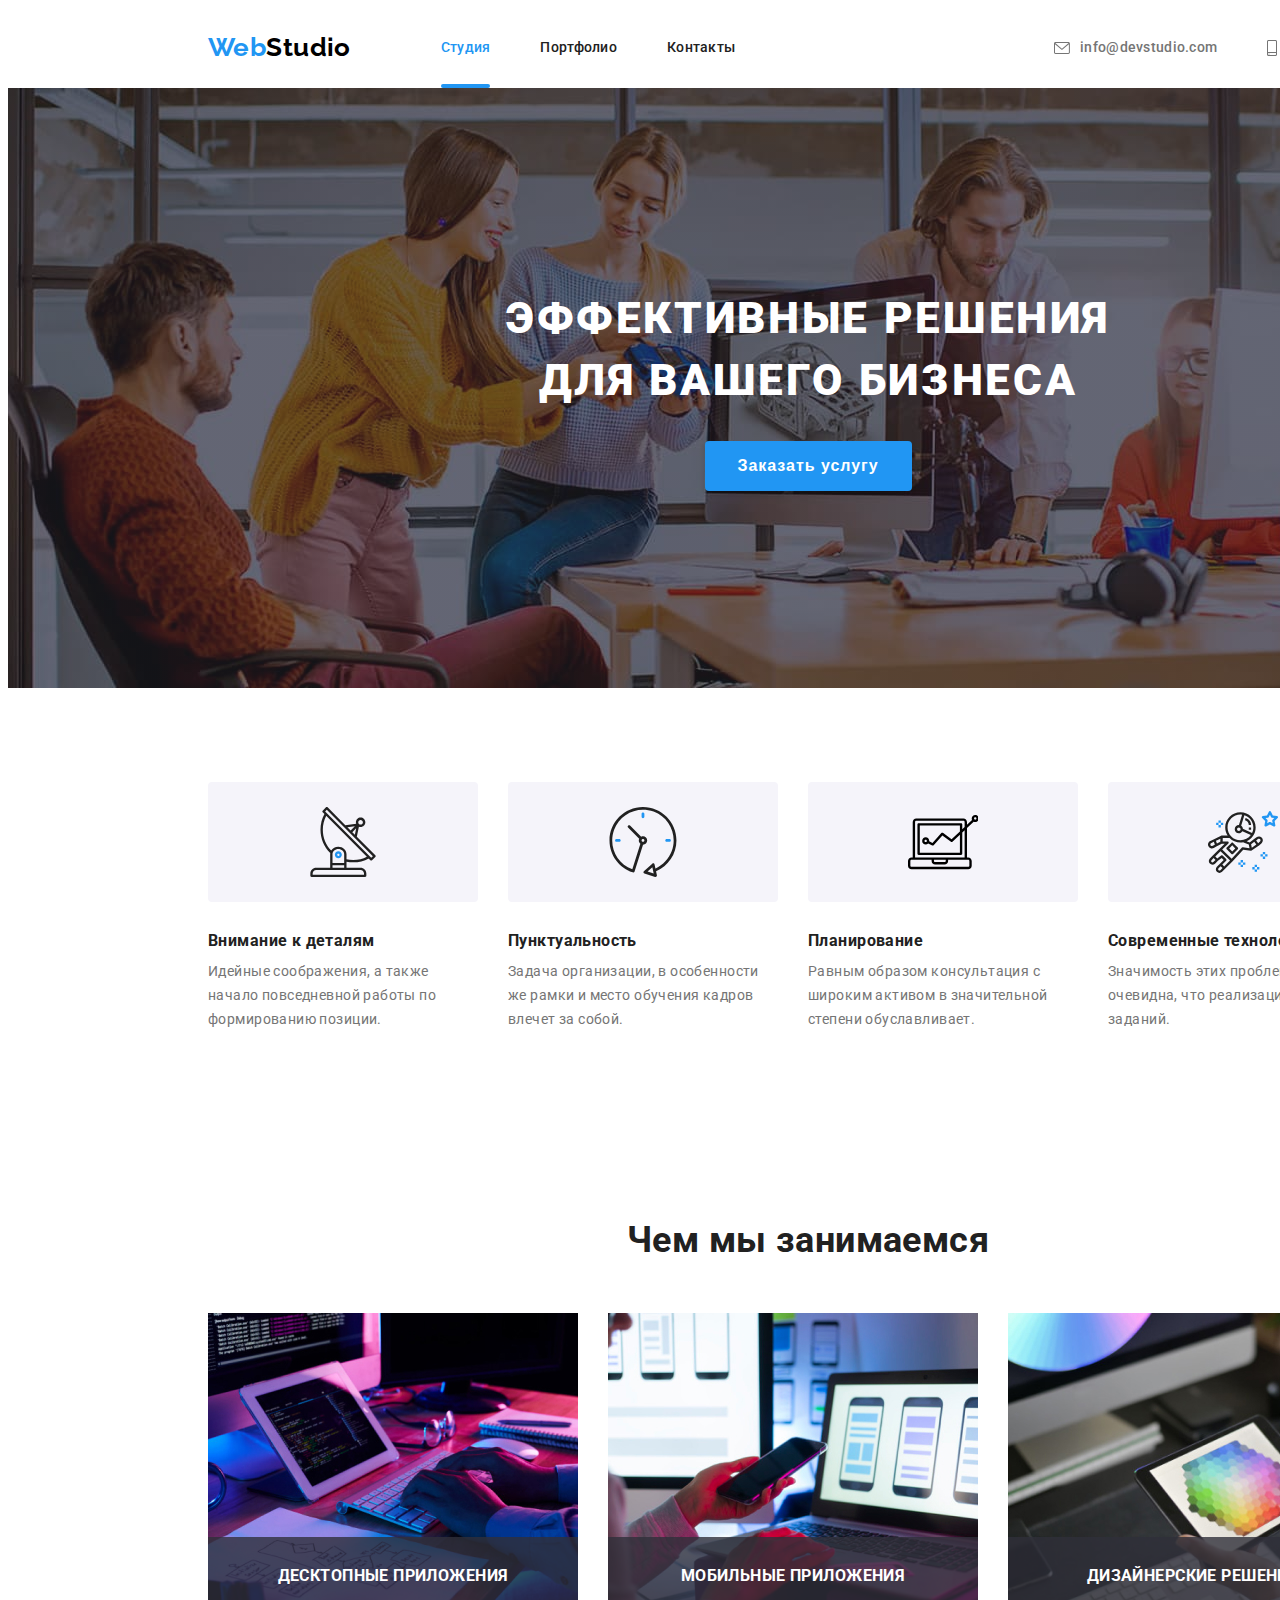
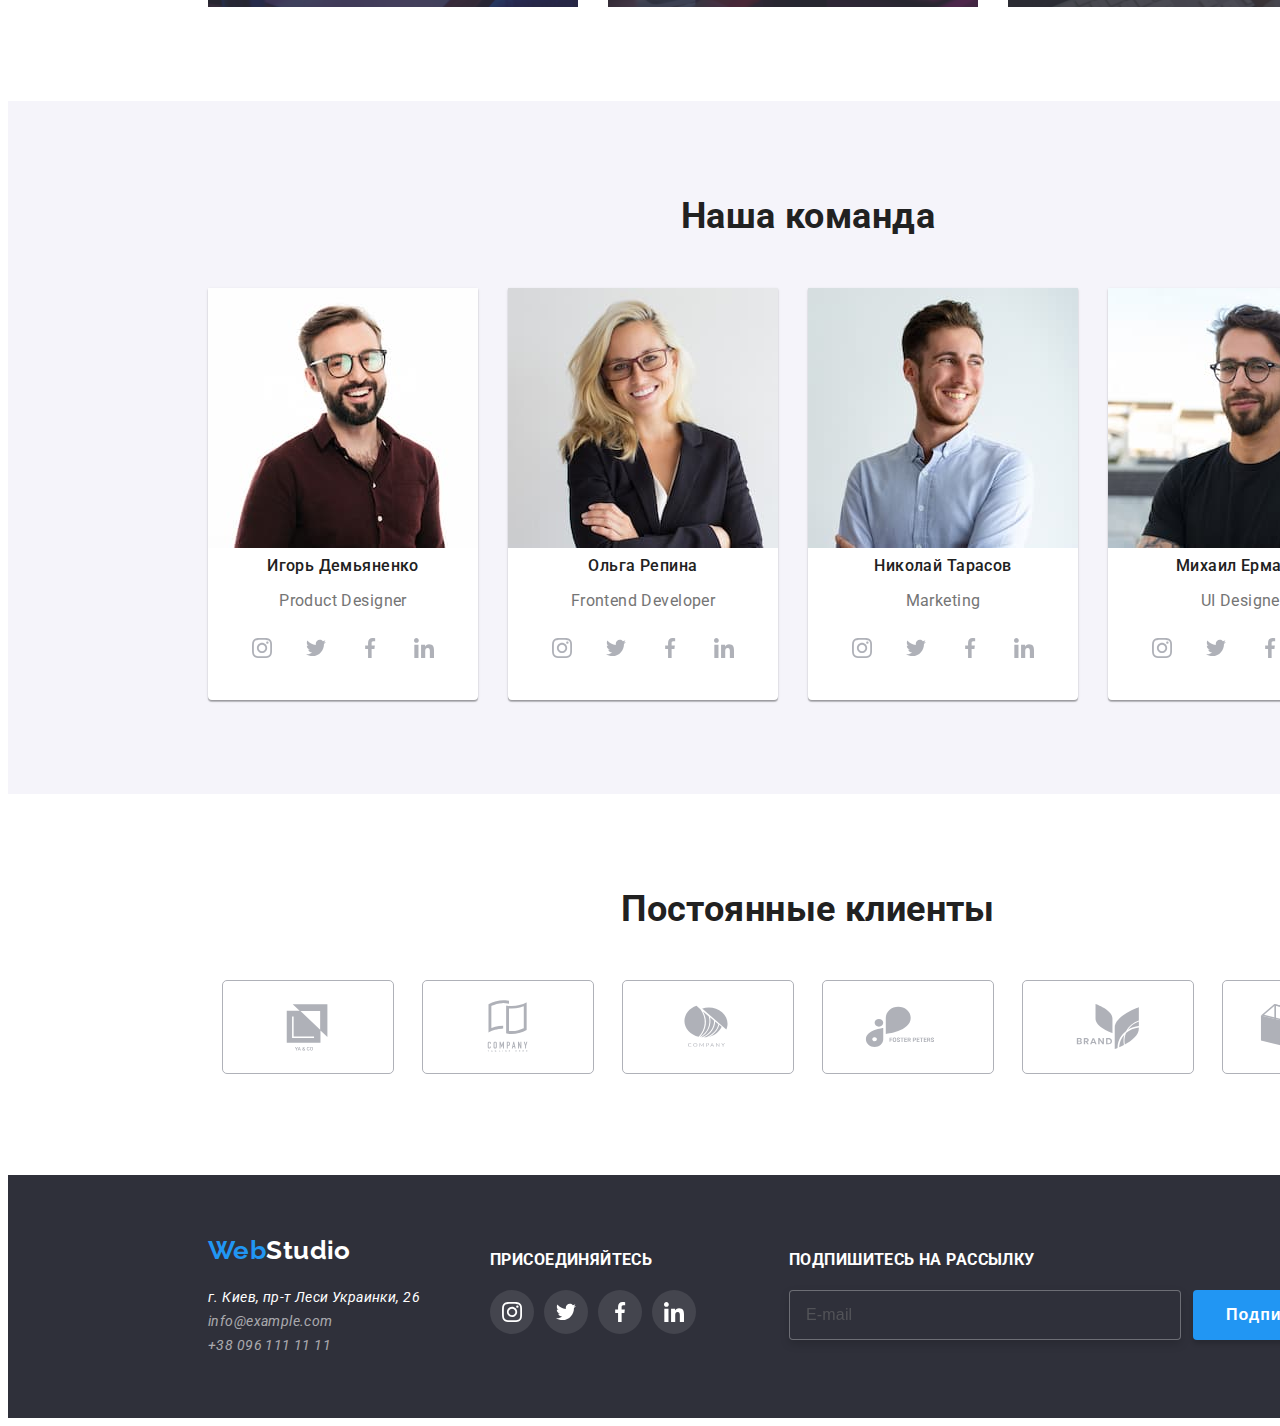
<file: index.html>
<!DOCTYPE html>
<html lang="ru">
<head>
    <meta charset="UTF-8">
    <meta http-equiv="X-UA-Compatible" content="IE=edge">
    <meta name="viewport" content="width=device-width, initial-scale=1.0">
    <title>Document</title>
<link rel="preconnect" href="https://fonts.googleapis.com">
<link rel="preconnect" href="https://fonts.gstatic.com" crossorigin>
<link href="https://fonts.googleapis.com/css2?family=Raleway:wght@700&family=Roboto:wght@400;500;700;900&display=swap"
    rel="stylesheet">
    <link rel="stylesheet" href="https://cdnjs.cloudflare.com/ajax/libs/modern-normalize/1.1.0/modern-normalize.min.css"
        integrity="sha512-wpPYUAdjBVSE4KJnH1VR1HeZfpl1ub8YT/NKx4PuQ5NmX2tKuGu6U/JRp5y+Y8XG2tV+wKQpNHVUX03MfMFn9Q=="
        crossorigin="anonymous" referrerpolicy="no-referrer" >
    <link rel="stylesheet" href="./css/styles.css">
</head>
<body >
    <!--Шапка сайта-->
  <header class="page-header">
    <!--Навигация-->
    <div class="container main-nav">
    <nav class="site-nav">
    
        <a href="./index.html" class="logo"><span class="accent">Web</span>Studio </a>
     <ul class="site-list list">
        <li class="item"><a href="./index.html" class="link current">Студия</a></li>
        <li class="item"><a href="./portfolio.html" class="link">Портфолио</a></li>
        <li class="item"><a href="" class="link">Контакты</a></li>
    </ul>
    </nav>
        
    <ul class="auth-nav list">
        <li class="item">
            <a href="mailto:info@devstudio.com" class="contacts" aria-label="envelope">
         <svg class="auth-nav-icon" width="16px" height="12px">
            <use href="./images1/icon.svg#envelope"></use>
         </svg>
          info@devstudio.com</a>
       </li>
        <li class="item">
            <a href="tel:+380961111111" class="contacts" aria-label="smartphone">
          <svg class="auth-nav-icon" width="10px" height="16px">
            <use href="./images1/icon.svg#smartphone"></use>
         </svg>
         +38 096 111 11 11</a>
        </li>
    </ul>
   </div>
   
    </header>

    <!--Main-->
    <main>
       
        <!--заказать услугу-->
        <section class="hero overlay">
            <h1 class="hero-title">Эффективные решения <br> для вашего бизнеса </h1>
            <button type="button" class="btn" data-open-modal>Заказать услугy</button>
            <div class="backdrop is-hidden" data-backdrop>
                <div class="modal">
                    <button type="button" class="modal-btn" data-close-modal>
                        <svg class="modal-icon" width="11px" height="11px">
                            <use href="./images1/icon.svg#Close"></use>
                        </svg>
                    </button>

                    <form class="feedback-form" autocomplete="off">

                        <h2 class="feedback-title">Оставьте свои данные, мы вам перезвоним</h2>

                        <div class="feedback-field">
                            <label for="name" class="feedback-label">Имя</label>
                            <input type="text" name="name" id="name">
                            <span class="feedback-icon">
                                <svg width="18px" height="18px">
                                    <use href="./images1/icon.svg#person"></use>
                                </svg>
                            </span>
                        </div>

                        <div class="feedback-field">
                            <label for="tel">Телефон</label>
                            <input type="tel" name="tel" id="tel">
                            <span class="feedback-icon">
                                <svg width="18px" height="18px">
                                    <use href="./images1/icon.svg#phone"></use>
                                </svg>
                            </span>
                        </div>

                        <div class="feedback-field">
                            <label for="user-mail">Почта</label>
                            <input type="email" name="user-mail" id="user-mail">
                            <span class="feedback-icon">
                                <svg width="18px" height="18px">
                                    <use href="./images1/icon.svg#email"></use>
                                </svg>
                            </span>
                        </div>

                        <div class="feedback-field comment">
                            <label for="comment">Комментарий</label>
                            <textarea class="feedback-comment" name="comment" id="comment" rows="5" placeholder="Введите текст"></textarea>
                        </div>

                            <label  class="check"> 
                              <input class="checkbox" type="checkbox" name="agreement" >
                               <span class="check-icon"></span>
                               <span class="check-accept">Соглашаюсь с рассылкой и принимаю <a href="" class="feedback-link">Условия договора</a></span> 
                            </label>

                        <button type="submit" class="feedback-button">Отправить</button>

                    </form>

                </div>
            </div>

        </section>
        <!--преимущества-->
        <section class="section ">
            <div class="container"> 
                <h2 class="section-title visually-hidden ">Преимущества</h2>
            
            <ul class="features list">
                <li class="item">
                   <div class="icon-background">
                    <svg class="item-icon" width="70px" height="70px">
                        <use href="./images1/icon.svg#antenna"></use>
                    </svg>
                   </div>
                    <h3 class="features-title">Внимание к деталям</h3>
                    <p>Идейные соображения, а также начало повседневной работы по формированию позиции.</p>
                </li>
                <li class="item">
                    <div class="icon-background">
                    <svg class="item-icon" width="70px" height="70px">
                        <use href="./images1/icon.svg#clock"></use>
                    </svg>
                    </div>
                    <h3 class="features-title">Пунктуальность</h3>
                    <p>Задача организации, в особенности же рамки и место обучения кадров влечет за собой.</p>
                </li>
                <li class="item">
                    <div class="icon-background">
                        <svg class="item-icon" width="70px" height="70px">
                            <use href="./images1/icon.svg#Vector"></use>
                        </svg>
                    </div>
                    
                    <h3 class="features-title">Планирование</h3>
                    <p>Равным образом консультация с широким активом в значительной степени обуславливает.</p>
                </li>
                <li class="item">
                    <div class="icon-background">
                        <svg class="item-icon" width="70px" height="70px">
                            <use href="./images1/icon.svg#astronaut"></use>
                        </svg>
                    </div>
                    
                    <h3 class="features-title">Современные технологии</h3>
                    <p>Значимость этих проблем настолько очевидна, что реализация плановых заданий.</p>
                </li>
            
            </ul>
          </div>
            
        </section>
         <!--О нас-->
        <section class="section ">
            <div class="container">
                <h2 class="section-title">Чем мы занимаемся</h2>
                <ul class="about list">
                    <li class="item ">
                        <img class="about-image" src="./images1/box1.jpg" alt="написание кода" width="370">
                        <h3 class="about-title">Десктопные приложения</h3>
                    </li>
                    <li class="item">
                        <img class="about-image" src="./images1/box2.jpg" alt="тестирование" width="370">
                        <h3 class="about-title">Мобильные приложения</h3>
                    </li>
                    <li class="item">
                        <img class="about-image" src="./images1/box3.jpg" alt="графический рисунок на планшете" width="370">
                        <h3 class="about-title">Дизайнерские решения</h3>
                    </li>
                </ul>
            </div>

        </section>
        <!--Наша команда-->
        <section class="section team">
            <div class="container">

            <h2 class="section-title">Наша команда</h2>
            <ul class="team-list list">
                <li class="item">
                    <img src="./images1/photo1.jpg" alt="улыбающийся мужчина в очках" width="270">
                        <h3 class="team-title">Игорь Демьяненко</h3>
                        <p class="team-text">Product Designer</p>
                        <ul class="social list">
                            <li class="list-social">
                                <a href="" class="social-link" aria-label="instagram">
                                    <svg class="icon-social" width="20px" height="20px">
                                        <use href="./images1/icon.svg#instagram"></use>
                                    </svg>
                                </a>
                            </li>
                            <li class="list-social">
                                <a href="" class="social-link" aria-label="twitter">
                                    <svg class="icon-social" width="20px" height="20px">
                                        <use href="./images1/icon.svg#twitter"></use>
                                    </svg>
                                </a>
                            </li>
                            <li class="list-social">
                                <a href="" class="social-link" aria-label="facebook">
                                    <svg class="icon-social" width="20px" height="20px">
                                        <use href="./images1/icon.svg#facebook"></use>
                                    </svg>
                                </a>
                            </li>
                            <li class="list-social">
                                <a href="" class="social-link" aria-label="linkedin">
                                    <svg class="icon-social" width="20px" height="20px">
                                        <use href="./images1/icon.svg#linkedin"></use>
                                    </svg>
                                </a>
                            </li>
                        </ul>
                </li>

                <li class="item">
                    <img src="./images1/photo2.jpg" alt="улыбающаяся блондинка в очках" width="270">
                    <h3 class="team-title">Ольга Репина</h3>
                    <p class="team-text">Frontend Developer</p>
                    <ul class="social list">
                        <li class="list-social">
                            <a href="" class="social-link" aria-label="instagram">
                                <svg class="icon-social" width="20px" height="20px">
                                    <use href="./images1/icon.svg#instagram"></use>
                                </svg>
                            </a>
                        </li>
                        <li class="list-social">
                            <a href="" class="social-link" aria-label="twitter">
                                <svg class="icon-social" width="20px" height="20px">
                                    <use href="./images1/icon.svg#twitter"></use>
                                </svg>
                            </a>
                        </li>
                        <li class="list-social">
                            <a href="" class="social-link" aria-label="facebook">
                                <svg class="icon-social" width="20px" height="20px">
                                    <use href="./images1/icon.svg#facebook"></use>
                                </svg>
                            </a>
                        </li>
                        <li class="list-social">
                            <a href="" class="social-link" aria-label="linkedin">
                                <svg class="icon-social" width="20px" height="20px">
                                    <use href="./images1/icon.svg#linkedin"></use>
                                </svg>
                            </a>
                        </li>
                    </ul>
                    
                </li>
                <li class="item">
                    <img src="./images1/photo3.jpg" alt="улыбающийся мужчина в рубашке" width="270">
                    <div class="backgraund">
                        <h3 class="team-title">Николай Тарасов</h3>
                    <p class="team-text">Marketing</p>
                    <ul class="social list">
                        <li class="list-social">
                            <a href="" class="social-link" aria-label="instagram">
                                <svg class="icon-social" width="20px" height="20px">
                                    <use href="./images1/icon.svg#instagram"></use>
                                </svg>
                            </a>
                        </li>
                        <li class="list-social">
                            <a href="" class="social-link" aria-label="twitter">
                                <svg class="icon-social" width="20px" height="20px">
                                    <use href="./images1/icon.svg#twitter"></use>
                                </svg>
                            </a>
                        </li>
                        <li class="list-social">
                            <a href="" class="social-link" aria-label="facebook">
                                <svg class="icon-social" width="20px" height="20px">
                                    <use href="./images1/icon.svg#facebook"></use>
                                </svg>
                            </a>
                        </li>
                        <li class="list-social">
                            <a href="" class="social-link" aria-label="linkedin">
                                <svg class="icon-social" width="20px" height="20px">
                                    <use href="./images1/icon.svg#linkedin"></use>
                                </svg>
                            </a>
                        </li>
                    </ul>
                    </div>
                    
                </li>
                <li class="item">
                    <img src="./images1/photo4.jpg" alt="мужчина в очках и черной футболке" width="270">
                    <h3 class="team-title">Михаил Ермаков</h3>
                    <p class="team-text">UI Designer</p>
                    <ul class="social list">
                        <li class="list-social">
                            <a href="" class="social-link" aria-label="instagram">
                                <svg class="icon-social" width="20px" height="20px">
                                    <use href="./images1/icon.svg#instagram"></use>
                                </svg>
                            </a>
                        </li>
                        <li class="list-social">
                            <a href="" class="social-link" aria-label="twitter">
                                <svg class="icon-social" width="20px" height="20px">
                                    <use href="./images1/icon.svg#twitter"></use>
                                </svg>
                            </a>
                        </li>
                        <li class="list-social">
                            <a href="" class="social-link" aria-label="facebook">
                                <svg class="icon-social" width="20px" height="20px">
                                    <use href="./images1/icon.svg#facebook"></use>
                                </svg>
                            </a>
                        </li>
                        <li class="list-social">
                            <a href="" class="social-link" aria-label="linkedin">
                                <svg class="icon-social" width="20px" height="20px">
                                    <use href="./images1/icon.svg#linkedin"></use>
                                </svg>
                            </a>
                        </li>
                    </ul>
                </li>
            </ul>
            </div>
        </section>
        <!-- Постоянные клиенты -->
        <section class="section">
            <div class="container">
                <h2 class="section-title">Постоянные клиенты</h2>
                <ul class="clients-list list">
                    <li class="clients">
                        <a href="" class="clients-link" aria-label="Company YA & CO"> 
                        <svg class="clients-logo">
                            <use href="./images1/icon.svg#Logo"></use>
                        </svg>
                        </a>
                    </li>
                    <li class="clients">
                        <a href="" class="clients-link" aria-label="Company TAGLINE HERE">
                        <svg class="clients-logo">
                            <use href="./images1/icon.svg#Logo-1"></use>
                        </svg>
                        </a>
                     </li>
                    <li class="clients">
                        <a href="" class="clients-link" aria-label="Company ">
                        <svg class="clients-logo">
                            <use href="./images1/icon.svg#Logo-3"></use>
                        </svg>
                        </a>
                    </li>
                    <li class="clients">
                        <a href="" class="clients-link" aria-label="Company FOSTER PETERS">
                        <svg class="clients-logo">
                            <use href="./images1/icon.svg#Logo-4"></use>
                        </svg>
                        </a>
                    </li>
                    <li class="clients">
                        <a href="" class="clients-link" aria-label="Company BRAND">
                        <svg class="clients-logo">
                            <use href="./images1/icon.svg#Logo-5"></use>
                        </svg>
                        </a>
                    </li>
                    <li class="clients">
                        <a href="" class="clients-link" aria-label="Company TAG LINE">
                        <svg class="clients-logo">
                            <use href="./images1/icon.svg#Logo-6"></use>
                        </svg>
                        </a>
                    </li>
                </ul>
            </div>
            
        </section>
    </main>
    <footer class="page-footer ">
       
            <div class="container footer-group">

            <div class="footer-contact">
                <a href="./index.html" class="logo"><span class="accent">Web</span>Studio </a>
                <address>
                    <ul class="contact-details list">
                        <li class=" adds">г. Киев, пр-т Леси Украинки, 26</li>
                        <li><a href="mailto:info@devstudio.com" class="contacts">info@example.com</a></li>
                        <li><a href="tel:+380961111111" class="contacts">+38 096 111 11 11</a></li>
                    </ul>
                
                </address>
            </div>

                <div class="footer-messenger">
                    <h3 class="messenger-title">присоединяйтесь</h3>
                
                    <ul class="messenger list">
                        <li class="messenger-item">
                            <a href="" class="messenger-link" aria-label="instagram">
                                <svg class="messenger-icon">
                                    <use href="./images1/icon.svg#instagram"></use>
                
                                </svg>
                            </a>
                        </li>
                        <li class="messenger-item">
                            <a href="" class="messenger-link" aria-label="twitter">
                                <svg class="messenger-icon">
                                    <use href="./images1/icon.svg#twitter"></use>
                
                                </svg>
                            </a>
                        </li>
                        <li class="messenger-item">
                            <a href="" class="messenger-link" aria-label="facebook">
                                <svg class="messenger-icon">
                                    <use href="./images1/icon.svg#facebook"></use>
                
                                </svg>
                            </a>
                        </li>
                        <li class="messenger-item">
                            <a href="" class="messenger-link" aria-label="linkedin">
                                <svg class="messenger-icon">
                                    <use href="./images1/icon.svg#linkedin"></use>
                
                                </svg>
                            </a>
                        </li>
                
                    </ul>
                
             </div>

             <div class="sending">

                <h3 class="sending-title">Подпишитесь на рассылку</h3>

                 <form class="sending-form">

                    <div class="sending-field">
                        
                    <label for="mail"></label>
                    <input type="email" name="mail" id="mail" placeholder="E-mail" class="sending-mail">
                    
                    </div>

                   <button type="submit" class="sending-button">Подписаться 
                    <svg class="sending-icon"><use href="./images1/icon.svg#send"></use></svg>
                  </button>

                 </form>
             </div>
             
           
            </div>
        
    </footer>

    <script src="./js/modal.js"></script>
 
</body>
</html>
</file>
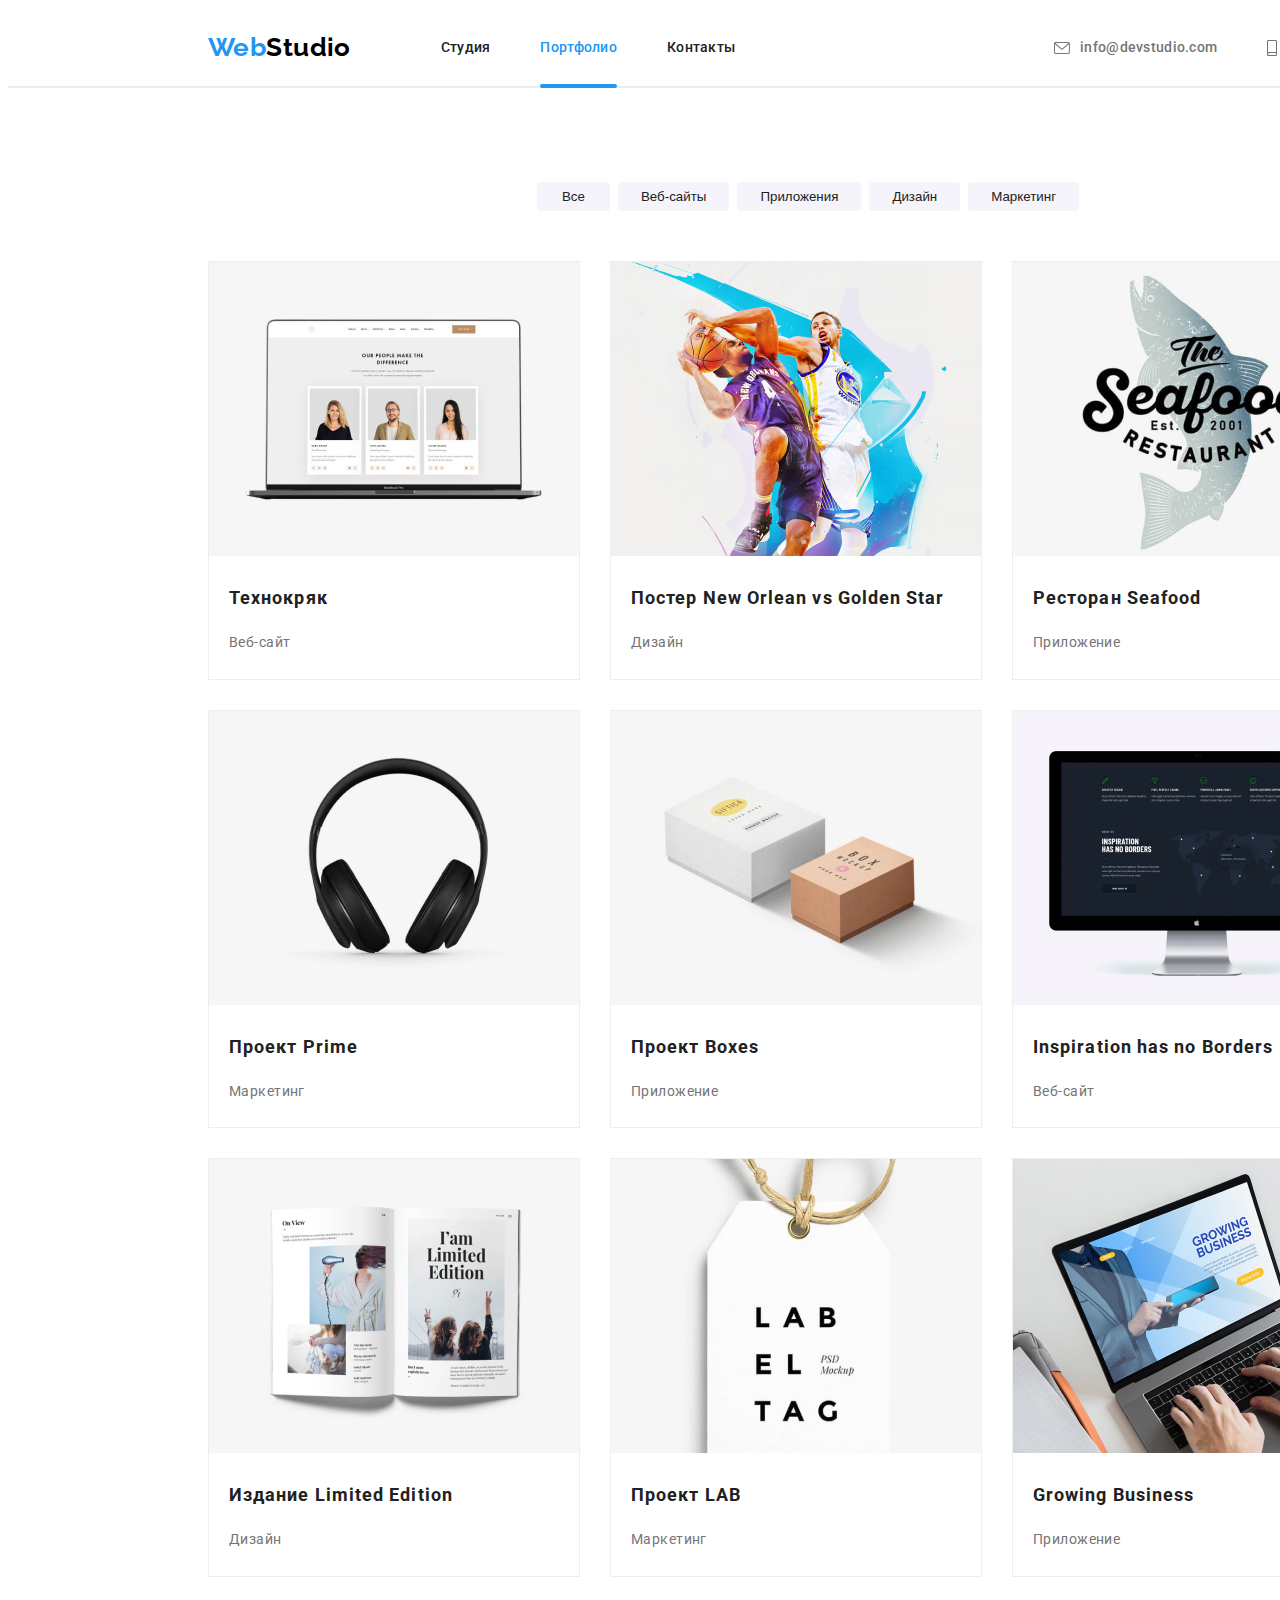
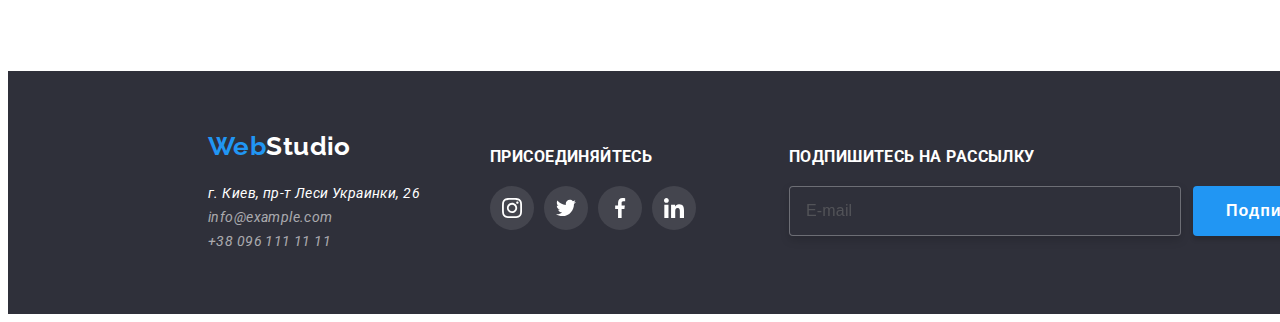
<file: portfolio.html>
<!DOCTYPE html>
<html lang="ru">

<head>
    <meta charset="UTF-8">
    <meta http-equiv="X-UA-Compatible" content="IE=edge">
    <meta name="viewport" content="width=device-width, initial-scale=1.0">
    <title>Document</title>
    <link rel="preconnect" href="https://fonts.googleapis.com">
    <link rel="preconnect" href="https://fonts.gstatic.com" crossorigin>
    <link href="https://fonts.googleapis.com/css2?family=Raleway:wght@700&family=Roboto:wght@400;500;700;900&display=swap"
        rel="stylesheet">
    <link rel="stylesheet" href="https://cdnjs.cloudflare.com/ajax/libs/modern-normalize/1.1.0/modern-normalize.min.css"
         integrity="sha512-wpPYUAdjBVSE4KJnH1VR1HeZfpl1ub8YT/NKx4PuQ5NmX2tKuGu6U/JRp5y+Y8XG2tV+wKQpNHVUX03MfMFn9Q=="
         crossorigin="anonymous" referrerpolicy="no-referrer" >
    
    <link rel="stylesheet" href="./css/styles.css">
</head>

<body>
    <!--Шапка сайта-->
    <header class="page-header line">
        <!--Навигация-->
        <div class="container main-nav">
            <nav class="site-nav">
    
                <a href="./index.html" class="logo"><span class="accent">Web</span>Studio </a>
                <ul class="site-list list">
                    <li class="item"><a href="./index.html" class="link ">Студия</a></li>
                    <li class="item"><a href="./portfolio.html" class="link current">Портфолио</a></li>
                    <li class="item"><a href="" class="link">Контакты</a></li>
                </ul>
            </nav>
    
            <ul class="auth-nav list">
                <li class="item">
                    <a href="mailto:info@devstudio.com" class="contacts" aria-label="envelope"> 
                    <svg class="auth-nav-icon" width="16px" height="12px">
                        <use href="./images1/icon.svg#envelope"></use>
                    </svg>
                    info@devstudio.com</a>
                </li>
                <li class="item">
                    <a href="tel:+380961111111" class="contacts" aria-label="smartphone">
                    <svg class="auth-nav-icon" width="10px" height="16px">
                        <use href="./images1/icon.svg#smartphone"></use>
                    </svg>
                    +38 096 111 11 11</a>
                </li>
            </ul>
           
        </div>
    
    </header>

    <!--Main-->
    <main>
        
        <section class="section">
        <div class="container works">
            
            <h1 class="works-title visually-hidden">Наши работы</h1>

            <!-- Фильтр страницы -->
            <ul class="filter list">
                <li class="item"><button type="button" class="filter-btn ">Все</button></li>
                <li class="item"><button type="button" class="filter-btn" >Веб-сайты</button></li>
                <li class="item"><button type="button" class="filter-btn">Приложения</button></li>
                <li class="item"><button type="button" class="filter-btn">Дизайн</button></li>
                <li class="item"><button type="button" class="filter-btn">Маркетинг</button></li>
            </ul>
            <!-- Наши работы -->

            <ul class="developed list">
                <li class="item">
                    <a href="" class="developed-link">
                    <div class="scena-developed">
                        <img src="./images1/img7.jpg" alt="Фотографии троих людей. Блондинка, брюнетка и мужчина" width="370">
                        <div class="developed-overlay">
                            <p class="desc">
                            Ресурс предлагает комплексные предложения с разным уровнем функционала и сервисов. Все это позволит посетителю
                            получить
                            исчерпывающие сведения о компании или частном лице.
                        </p>
                    </div>
                    
                    </div>
                    
                    <div class="developed-text">
                        <h2 class="developed-title">Технокряк</h2>
                        <p class="developed-subtitle">Веб-сайт</p>
                    </div>
                    </a>
                </li> 

                <li class="item">
                <a href="" class="developed-link">
                    <div class="scena-developed">
                        <img src="./images1/img8.jpg" alt="Два баскетболиста " width="370">
                        <div class="developed-overlay">
                            <p class="desc">
                                Ресурс предлагает комплексные предложения с разным уровнем функционала и сервисов. Все это позволит посетителю
                                получить
                                исчерпывающие сведения о компании или частном лице.
                            </p>
                        </div>
                    </div>
                    
                  <div class="developed-text">
                    <h2 class="developed-title">Постер New Orlean vs Golden Star</h2>
                    <p class="developed-subtitle">Дизайн</p>
                  </div>
                </a>
                </li>

                <li class="item">
                <a href="" class="developed-link">
                    <div class="scena-developed">
                        <img src="./images1/img9.jpg" alt="Логотип ресторана Seafood" width="370">
                    <div class="developed-overlay">
                        <p class="desc">
                            Ресурс предлагает комплексные предложения с разным уровнем функционала и сервисов. Все это позволит посетителю
                            получить
                            исчерпывающие сведения о компании или частном лице.
                        </p>
                    </div>
                </div>
                    
                  <div class="developed-text">
                    <h2 class="developed-title">Ресторан Seafood</h2>
                    <p class="developed-subtitle">Приложение</p>
                  </div>
                </a>
                </li>

                <li class="item">
                <a href="" class="developed-link">
                    <div class="scena-developed">
                        <img src="./images1/img10.jpg" alt="Черные наушники" width="370">
                    
                    <div class="developed-overlay">
                        <p class="desc">
                            Ресурс предлагает комплексные предложения с разным уровнем функционала и сервисов. Все это позволит посетителю
                            получить
                            исчерпывающие сведения о компании или частном лице.
                        </p>
                    </div>
                </div>
                    
                  <div class="developed-text">
                    <h2 class="developed-title">Проект Prime</h2>
                    <p class="developed-subtitle">Маркетинг</p>
                 </div>
                </a>
                </li>

                <li class="item">
                <a href="" class="developed-link">
                    <div class="scena-developed">
                        <img src="./images1/img11.jpg" alt="Две коробки. Белая и розовая" width="370">
                    <div class="developed-overlay">
                        <p class="desc">
                            Ресурс предлагает комплексные предложения с разным уровнем функционала и сервисов. Все это позволит посетителю
                            получить
                            исчерпывающие сведения о компании или частном лице.
                        </p>
                    </div>
                </div>
                    
                  <div class="developed-text">
                    <h2 class="developed-title">Проект Boxes</h2>
                    <p class="developed-subtitle">Приложение</p>
                  </div>
                </a>
                </li> 

                <li class="item">
                <a href="" class="developed-link">
                    <div class="scena-developed">
                        <img src="./images1/img12.jpg" alt="Монитор компьютера" width="370">
                    
                    <div class="developed-overlay">
                        <p class="desc">
                            Ресурс предлагает комплексные предложения с разным уровнем функционала и сервисов. Все это позволит посетителю
                            получить
                            исчерпывающие сведения о компании или частном лице.
                        </p>
                    </div>
                </div>
                    
                  <div class="developed-text">
                    <h2 class="developed-title">Inspiration has no Borders</h2>
                    <p class="developed-subtitle">Веб-сайт</p>
                  </div>
                </a>
                </li>

                <li class="item">
                <a href="" class="developed-link">
                    <div class="scena-developed">
                        <img src="./images1/img13.jpg" alt="Раскрытый журнал моды" width="370">
                    
                    <div class="developed-overlay">
                        <p class="desc">
                            Ресурс предлагает комплексные предложения с разным уровнем функционала и сервисов. Все это позволит посетителю
                            получить
                            исчерпывающие сведения о компании или частном лице.
                        </p>
                    </div>
                </div>
                    
                  <div class="developed-text">
                    <h2 class="developed-title">Издание Limited Edition</h2>
                    <p class="developed-subtitle">Дизайн</p>
                  </div>
                </a>
                </li>

                <li class="item">
                <a href="" class="developed-link">
                    <div class="scena-developed">
                        <img src="./images1/img14.jpg" alt="Бирка с английскими буквами" width="370">
                    
                    <div class="developed-overlay">
                        <p class="desc">
                            Ресурс предлагает комплексные предложения с разным уровнем функционала и сервисов. Все это позволит посетителю
                            получить
                            исчерпывающие сведения о компании или частном лице.
                        </p>
                    </div>
                </div>
                    
                  <div class="developed-text">
                    <h2 class="developed-title">Проект LAB</h2>
                    <p class="developed-subtitle">Маркетинг</p>
                  </div>
                </a>
                </li>
                
                <li class="item">
                <a href="" class="developed-link">
                    <div class="scena-developed">
                        <img src="./images1/img15.jpg" alt="Руки печатающии на ноутбуке" width="370">
                    <div class="developed-overlay">
                        <p class="desc">
                            Ресурс предлагает комплексные предложения с разным уровнем функционала и сервисов. Все это позволит посетителю
                            получить
                            исчерпывающие сведения о компании или частном лице.
                        </p>
                    </div>
                       
                </div>
                    
                  <div class="developed-text">
                    <h2 class="developed-title">Growing Business</h2>
                    <p class="developed-subtitle">Приложение</p>
                  </div>
                </a>
                </li>
                
            </ul>
        </div>
        </section>

    </main>

    <footer class="page-footer ">
    
        <div class="container footer-group">
    
            <div class="footer-contact">
                <a href="./index.html" class="logo"><span class="accent">Web</span>Studio </a>
                <address>
                    <ul class="contact-details list">
                        <li class=" adds">г. Киев, пр-т Леси Украинки, 26</li>
                        <li><a href="mailto:info@devstudio.com" class="contacts">info@example.com</a></li>
                        <li><a href="tel:+380961111111" class="contacts">+38 096 111 11 11</a></li>
                    </ul>
    
                </address>
            </div>
    
            <div class="footer-messenger">
                <h3 class="messenger-title">присоединяйтесь</h3>
    
                <ul class="messenger list">
                    <li class="messenger-item">
                        <a href="" class="messenger-link" aria-label="instagram">
                            <svg class="messenger-icon">
                                <use href="./images1/icon.svg#instagram"></use>
    
                            </svg>
                        </a>
                    </li>
                    <li class="messenger-item">
                        <a href="" class="messenger-link" aria-label="twitter">
                            <svg class="messenger-icon">
                                <use href="./images1/icon.svg#twitter"></use>
    
                            </svg>
                        </a>
                    </li>
                    <li class="messenger-item">
                        <a href="" class="messenger-link" aria-label="facebook">
                            <svg class="messenger-icon">
                                <use href="./images1/icon.svg#facebook"></use>
    
                            </svg>
                        </a>
                    </li>
                    <li class="messenger-item">
                        <a href="" class="messenger-link" aria-label="linkedin">
                            <svg class="messenger-icon">
                                <use href="./images1/icon.svg#linkedin"></use>
    
                            </svg>
                        </a>
                    </li>
    
                </ul>
    
            </div>

            <div class="sending">
            
                <h3 class="sending-title">Подпишитесь на рассылку</h3>
            
                <form class="sending-form">
            
                    <div class="sending-field">
            
                        <label for="mail"></label>
                        <input type="email" name="mail" id="mail" placeholder="E-mail" class="sending-mail">
            
                    </div>
            
                    <button type="submit" class="sending-button">Подписаться
                        <svg class="sending-icon">
                            <use href="./images1/icon.svg#send"></use>
                        </svg>
                    </button>
            
                </form>
            </div>
    
        </div>
    
    </footer>
    
</body>
</html>
</file>
<file: css/styles.css>
:root {
   --primary-text-color: #757575;
   --accent-color: #2196F3;
   --primery-white-color: #FFFFFF;
   --secondary-text-color: #212121;
   --black-color: #000000;
   --secondary-bgc:#2F303A;
   --svg-icon:#AFB1B8;
}
body {
   background-color:var(--primery-white-color);
   color: var(--primary-text-color);
   font-family: Roboto, sans-serif;
   letter-spacing: 0.03em;
   font-size: 14px;
   line-height: 1.7;
   width: 1600px;
}
.container{
   margin-left: auto;
   margin-right: auto;
   width: 1200px;
   padding-left: 15px;
   padding-right: 15px;

  }

  .list {
     list-style: none;
     padding: 0px;
     margin: 0px;
  }

  
/* Page-header */


.logo {
   display: block;
   color: var(--black-color);
   font-family: Raleway, sans-serif;
   font-weight: 700;
   font-size: 26px;
   line-height: 1.2;
   text-decoration: none;
}


.accent{
   color: var(--accent-color);
}

.main-nav{
   display: flex;
   align-items: center;

   min-height: 80px;
}

.line{
   position: relative;
}

.line::before{
   position: absolute;
   left: 0;
   bottom: 0;

   content: "";
   display: inline-block;
   width: 100%;
   border: 1px solid #ECECEC;
}

/* Site-nav */

.site-nav>.logo {
   margin-right: 90px;

   padding-top: 15px;
   padding-bottom: 15px;
}

.site-list{
   display: flex;
   
}

.site-list .link,
.auth-nav .contacts {
   display: block;
   padding-top: 32px;
   padding-bottom: 32px;

   transition: color 250ms cubic-bezier(0.4, 0, 0.2, 1);
   
}

.site-list .item:not(:last-child){
   margin-right: 50px;
}

    .site-nav{
      display: flex;
      align-items: center;
    }  

.site-nav .link {
    color: var(--secondary-text-color);
    font-weight: 500;
    line-height: 1.1;
    letter-spacing: 0.02em;
   text-decoration: none;
   }

     .site-list .link:hover,
     .site-list .link:focus{
        color: var(--accent-color);
     }

     .site-nav .link.current{
      position: relative;
      color: var(--accent-color);
     }

     .site-nav .link.current::before{
      position: absolute;
      left: 0;
      bottom: 0;
      content: "";

      display: inline-block;
      width: 100%;
      height: 4px;
      border-radius: 2px;
      background-color: var(--accent-color);

     }

     /* Auth-nav */
     .auth-nav{
      display: flex;
      margin-left: auto;
      align-items: center;
     }

     .auth-nav .item:not(:last-child){
      margin-right: 50px;
     }
         
    .auth-nav .contacts {
      display: flex;
      align-items: center;

      color: var(--primary-text-color);
      font-weight: 500;
      line-height: 1.1;
      letter-spacing: 0.02em;
      text-decoration: none;
    }
    
    .auth-nav .contacts:hover,
    .auth-nav .contacts:focus{
      color: var(--accent-color);
    }

       .auth-nav-icon{
         margin-right: 10px;
         fill:var(--primary-text-color);
    }
      
      .auth-nav .contacts:hover svg{
         fill: var(--accent-color);
      }
    

     /* Main */
     /* Hero */

     .hero{
      text-align: center;
     }

     .overlay{
         height: 600px;
         max-width: 1600px;
         margin-left: auto;
         margin-right: auto;
         background-image:
               linear-gradient(
                  to top,
                  rgba(47, 48, 58, 0.4),
                  rgba(47, 48, 58, 0.4)),
               url("../images1/Img16.jpg");
         background-color: #C4C4C4;
         background-repeat: no-repeat;
         background-size: cover;
         background-position: center;
     }

     .hero-title{
        padding: 0px;
        padding-top: 200px;
        margin-top: 0px;
        margin-bottom: 30px;

        color: var(--primery-white-color);
         font-weight: 900;
         font-size: 44px;
         line-height: 1.4;
         letter-spacing: 0.06em;
         text-transform: uppercase;
     }

    
     .btn,
     .sending-button,
     .feedback-button {
      padding: 10px 32px;
      min-width: 200px;
      height: 50px;
      border-radius: 4px;
      box-shadow: 0px 4px 4px rgba(0, 0, 0, 0.15);
      border: 1px solid transparent;
     
      background-color: var(--accent-color);
      color: var(--primery-white-color);
      cursor: pointer;
      font-weight: 700;
      font-size: 16px;
      letter-spacing: 0.06em;
        
     }

     .backdrop{
      position: fixed;
      top: 0;
      left: 0;
      width: 1600px;
      height: 1024px;
      
      background: rgba(0, 0, 0, 0.2);
      z-index: 4;

      opacity: 1;
      transition: opacity 250ms cubic-bezier(0.4, 0, 0.2, 1);
     }

     .backdrop.is-hidden{
      opacity: 0;
      pointer-events: none;
            
     }

     .backdrop.is-hidden .modal{
      transform: translate(-50%, -50%) scale(0.8);
     }

     .modal{
      position: absolute;
      top: 50%;
      left: 50%;
      
      min-width: 528px;
      min-height: 581px;
      background: var(--primery-white-color);
      box-shadow: 0px 1px 3px rgba(0, 0, 0, 0.12), 0px 1px 1px rgba(0, 0, 0, 0.14), 0px 2px 1px rgba(0, 0, 0, 0.2);
      border-radius: 4px;

      transform: translate(-50%, -50%) scale(1);
      transition: transform 250ms cubic-bezier(0.4, 0, 0.2, 1);
      
      }

     .modal-btn{
      position: absolute;
      top:8px;
      right: 24px;

      display: inline-block;
      width: 30px;
      height: 30px;
      background-color: var(--primery-white-color);
      border: 1px solid rgba(0, 0, 0, 0.1);
      border-radius: 50%;

      transition: fill 250ms cubic-bezier(0.4, 0, 0.2, 1);
      cursor: pointer;
     }

     .modal-btn:hover,
     .modal-btn:focus{
      fill: var(--accent-color) ;
     }

     .feedback-title{
      margin-top: 40px;
      margin-bottom: 12px;
      font-size: 20px;
      letter-spacing: 0.03em;
      color: var(--secondary-text-color);
     }

     .feedback-form{
      width: 450px;
      margin-left: 34px;   
     }

     .feedback-field{
      position: relative;
      display: flex;
      margin-bottom: 10px;
      flex-direction: column;
      align-items: flex-start;
      width: 100%;
     }
 
     .feedback-field label{
      margin-bottom: 4px;
      font-size: 12px;
      letter-spacing: 0.01em;
     }

     .feedback-field input{
      padding-left: 42px;
      width: 100%;
      height: 40px;
      border: 1px solid rgba(33, 33, 33, 0.2);
      border-radius: 4px;
      cursor: pointer;
      transition:border 250ms cubic-bezier(0.4, 0, 0.2, 1);
     }

     input::placeholder{
      color: rgba(117, 117, 117, 0.5);
      letter-spacing: 0.01em;
     }

     .feedback-field input:hover,
     .feedback-field input:focus,
     .feedback-comment:hover,
     .feedback-comment:focus{
      border: 1px solid var(--accent-color);
     }

      .feedback-field input:hover~.feedback-icon{
         fill: var(--accent-color);
      }
   
     .feedback-comment{
      padding: 12px 16px;
      width: 100%;
      border: 1px solid rgba(33, 33, 33, 0.2);
      border-radius: 4px;
      resize: none;
      cursor: pointer;
      transition: border 250ms cubic-bezier(0.4, 0, 0.2, 1);
     }

      .feedback-comment::placeholder{
         color: rgba(117, 117, 117, 0.5);
         font-size: 12px;
         letter-spacing: 0.01em
      }

      .comment{
         margin-bottom: 25px;
      }
      
     .feedback-icon{
      position: absolute;
      
      width: 18px;
      height: 18px;
      top: 35px;
      left: 12px;
      transition: fill 250ms cubic-bezier(0.4, 0, 0.2, 1);;
     }

     .feedback-link{
      color: var(--accent-color);
     }
     
      .feedback-button{
         background-color: #188CE8
      }

      /* Check */

      .check{
         display:flex;
         align-items: center;
         margin-bottom: 25px;
      }

      .checkbox{
         position: absolute;
         width: 1px;
         height: 1px;
         margin: -1px;
         border: 0;
         padding: 0;
         clip: rect(0 0 0 0);
         overflow: hidden;
      }

      .check-icon{
         display: inline-block;
         width: 16px;
         height: 15px;
         background-image: url('../images1/no-check.svg');
         border-radius: 2px;
         transition: background-color 250ms cubic-bezier(0.4, 0, 0.2, 1); ;
      }

      .checkbox:checked + .check-icon{
         background-color: var(--accent-color);
         background-image: url('../images1/check.svg');
         background-size: contain;
         background-repeat: no-repeat;
         background-position: center;
         
      }

      .check-accept{
         margin-left:4px ;
      }
         
     /* Section */

     .section{
       padding-top: 94px;
       padding-bottom: 94px;
     }

     .section-title{
      margin-top: 0px;
      margin-bottom: 50px; 

     
      color: var(--secondary-text-color);
      font-size: 36px;
      line-height: 1.2;
      text-align: center;
     }

      /* Features */
      .visually-hidden{
         position: absolute;
            width: 1px;
            height: 1px;
            margin: -1px;
            border: 0;
            padding: 0;
            clip: rect(0 0 0 0);
            overflow: hidden;
      }

      .features{
         display: flex;
      }

      .features .item{
         width: 270px;
         margin-right: 30px;
      }

      .features .item:last-child{
         margin-right: 0px;
      }

      .icon-background{
         display: block;
         height: 120px;
         background-color:#F5F4FA;
         border-radius: 4px;
         margin-bottom: 30px;
      }

      .item-icon{
         margin: 25px 100px;
      }

     .features-title{
      margin-top: 0px;
      margin-bottom: 10px;

        color: var(--secondary-text-color);
         line-height: 1.1;
     }

     p{
      margin-top: 0px;
      margin-bottom: 0px;
     }

     /* About us */
     .about{
      display: flex;
     }

     .about> .item::before{
      display: inline-block;
      content: "" ;

      position: absolute;
      left: 0;
      bottom: 0;

      width: 100%;
      height: 70px;
      background-color: rgba(47, 48, 58, 0.8);

     }

     .about> .item{
      position: relative;
      width: 370px;
      height: 294px;
     
      }

      .about .item:not(:last-child){
         margin-right: 30px;
      }

     
      .about-title{
         position: absolute;
         left: 0%;
         bottom: 0%;
         width: 100%;

         text-align: center;
         text-transform: uppercase;
         color: #FFFFFF;
      }
     

      /* Team */
     .team{
      background-color:#F5F4FA ;
     }

     .team-list{
      display: flex;
     }

     .team-list> .item{
      width: 270px;
      box-shadow: 0px 1px 3px rgba(0, 0, 0, 0.12), 0px 1px 1px rgba(0, 0, 0, 0.14), 0px 2px 1px rgba(0, 0, 0, 0.2);
      border-radius: 0px 0px 4px 4px;
     }

      .team .item{
      background-color: var(--primery-white-color);
      }

     .team .item:not(:last-child){
      margin-right: 30px;
     }

     .team-title{
      margin-top: 0px;
      margin: bottom 10px; 

      color: var(--secondary-text-color);
      font-weight: 500;
      font-size: 16px;
      line-height: 1.2;
      text-align: center;
     }

     .team-text{
      font-size: 16px;
      line-height: 1.2;
      text-align: center;
      margin-bottom: 16px;
     }
     
     .social{
      display:flex;
      justify-content: center;
      margin-bottom: 30px;
     }

     .list-social,
     .social-link {
      display: inline-block;
      width: 44px;
      height: 44px;
    
     }

     .social-link{
      cursor: pointer; 
      border-radius: 50px;

      transition: background-color 250ms cubic-bezier(0.4, 0, 0.2, 1); 
     }
   
     .list-social:not(:last-child){
      margin-right: 10px;
     }

     .social-link:hover,
     .social-link:focus{ 
      background-color: var(--accent-color);
           
     }

     .icon-social{
      margin: 12px;
      fill:var(--svg-icon);
     }
      .social-link:hover .icon-social{
         fill: var(--primery-white-color);
      }
    
     /* Clients */
     .clients-list{
      display: flex;
      justify-content: center;
     }

   .clients:not(:last-child) {
       margin-right: 30px;
   }

      .clients-link {
         display: inline-block;
         outline: 1px solid #AFB1B8;
         border-radius: 4px;
         width: 170px;
         height: 92px;
         cursor: pointer;

         transition: outline 250ms cubic-bezier(0.4, 0, 0.2, 1) ;
          }

     .clients-link:hover,
     .clients-link:focus{
      outline: 1px solid var(--accent-color);
     
     }

     .clients-logo{
      width: 106px;
      height: 60px;
      margin: 16px 32px;
      fill:var(--svg-icon) ;
      transition: fill 250ms cubic-bezier(0.4, 0, 0.2, 1);
     }

     .clients-link:hover .clients-logo{
      fill:var(--accent-color);
     }
   
     
     /* Footer */

     .page-footer{
      padding-top: 60px;
      padding-bottom: 60px;

      background-color: var(--secondary-bgc);
     }

     .footer-group{
      display: flex;
     }

     .footer-contact{
      margin-right: 70px;
     }

     .page-footer .logo{
      display: inline-block;
      margin-bottom: 20px;
      color: var(--primery-white-color);
     }
            
     .contact-details .adds{
      color: var(--primery-white-color);
     }

     .contact-details .contacts{
      color: rgba(255, 255, 255, 0.6);
      text-decoration: none;
     }

     .footer-messenger{
      margin-right: 93px;
     }

      .messenger {
      display: flex;
      }

     .messenger-title,
     .sending-title{
      margin-bottom: 20px;

      color: var(--primery-white-color);
      font-weight: 700;
      line-height: 1.14;
      text-transform: uppercase;
     }

     .messenger-item{
      border-radius: 50px;
      background-color: rgba(255, 255, 255, 0.1);
      width: 44px;
      height: 44px;

      transition: background-color 250ms cubic-bezier(0.4, 0, 0.2, 1);
     }

     .messenger-item:focus,
     .messenger-item:hover{
      background-color: var(--accent-color);

     }

     .messenger-item:not(:last-child){
      margin-right: 10px;
     }

     .messenger-link{
      display: inline-block;
      width: 44px;
      height: 44px;
      
     }

     .messenger-icon{
      margin: 12px ;
      width: 20px;
      height: 20px;
      fill: var(--primery-white-color);
     }

     .sending-button{
     display: flex;
     align-items: center;
     margin-left: 12px;
     }

     .sending-form{
      display: flex;
      width: 570px;
     }

     .sending-field{
      margin-bottom: 0;

     }

     .sending-mail{
      width: 358px;
      padding: 15px 16px;
      border: 1px solid rgba(255, 255, 255, 0.3);
      filter: drop-shadow(0px 4px 4px rgba(0, 0, 0, 0.15));
      border-radius: 4px;
      background-color: var(--secondary-bgc);
      color: rgba(255, 255, 255, 0.6);
      font-size: 16px;
      letter-spacing: 0.03em;

     }
     
     .sending-icon{
      margin-left: 10px;

      width: 24px;
      height: 24px;
      

     }


     /* Portfolio css */

    
     .works-title{
      margin-top: 0px;
      margin-bottom: 0px;
      text-align: center;
     }

     /* Filter */
     .filter{
      display: flex;
      justify-content: center;
      margin-bottom: 50px;
     }

     .filter .item:not(:last-child){
      margin-right: 8px;
     }

     .filter-btn{
      padding: 6px 22px;
      min-width: 73px;
      border-radius: 4px;
      border: 1px solid transparent;

      background-color: #F5F4FA;
      color: var(--secondary-text-color);
      cursor: pointer;

      transition: background-color 250ms cubic-bezier(0.4, 0, 0.2, 1),
      color 250ms cubic-bezier(0.4, 0, 0.2, 1),
      box-shadow 250ms cubic-bezier(0.4, 0, 0.2, 1);
     }

     .filter-btn:hover,
     .filter-btn:focus{
      box-shadow: 0px 4px 4px rgba(0, 0, 0, 0.15);

      background-color: var(--accent-color);
      color: var(--primery-white-color);
     }
       /* Our works */

     .developed{
      display: flex;
      flex-wrap: wrap;
     }

     .developed .item{
      width: 370px;
      border: 1px solid #EEEEEE;
     }

     .developed .item:not(:nth-child(3n)){
      margin-right: 30px;
     } 

     .developed .item:not(:nth-last-child(-n+3)){
      margin-bottom: 30px;
     }

     .developed .item:hover{
      box-shadow: 0px 1px 1px rgba(0, 0, 0, 0.12), 0px 4px 4px rgba(0, 0, 0, 0.06), 1px 4px 6px rgba(0, 0, 0, 0.16);
      cursor: pointer;
     }


     .developed-link{
      text-decoration: none;
     }

       .developed-title{
         margin-top: 0px;

         color: var(--secondary-text-color);
         font-size: 18px;
         line-height: 2;
         letter-spacing: 0.06em;

      }

      .developed-subtitle{
         color: var(--primary-text-color);
      }

      .developed-text{
         padding:24px 20px;         
      }

      .scena-developed{
         position: relative;
         width: 370px;
         height: 294px;
         overflow: hidden;
      }
      
       .developed-overlay {
         display: inline-block;     
         position: absolute;
         top: 0;
         right: 0;
         width: 100%;
         height: 100%;
         background: rgba(33, 150, 243, 0.9);
         opacity: 0;

         transform: translateY(100%) ;
         transition: transform 250ms cubic-bezier(0.4, 0, 0.2, 1),
         opasity 250ms cubic-bezier(0.4, 0, 0.2, 1) ;
      
      }

      .developed-link:hover .developed-overlay{
         transform:translateY(0) ;
         opacity: 1;
      }

      .desc{
         position: absolute;
         left: 29px;
         top: 63px;

         line-height:0,64px;
         font-size: 18px;
         color: var(--primery-white-color);
         
      }
</file>
